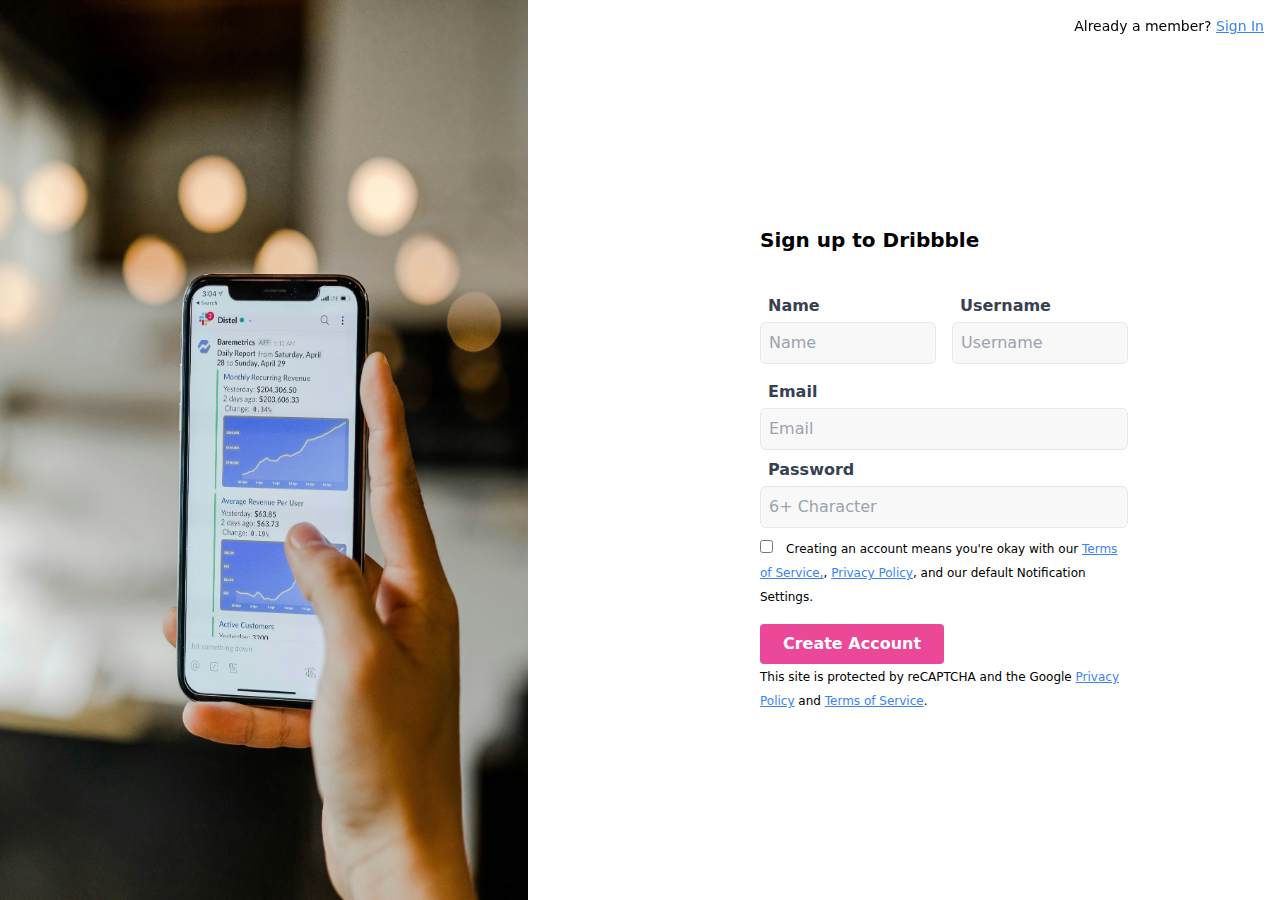
<file: index.html>
<!doctype html>
<html>

<head>
    <meta charset="UTF-8">
    <meta name="viewport" content="width=device-width, initial-scale=1.0">
    <link rel="stylesheet" href="assets/input.css">
    <title>SignUp</title>
    <style>
        .image-container {
            flex: 1 0 100%;
            -o-object-fit: cover;
               object-fit: cover;
        }

        .form-container {
            flex: 1 0 auto;
            display: flex;
            justify-content: center;
            align-items: center;
            margin-top: 3%;
        }

        .form-container .sign-up-container {
            max-width: 400px;
        }

        .input-container {
            display: flex;
            gap: 1rem;
        }

        .input-container input {
            flex: 1;
            background-color: rgb(248, 248, 248);
        }

        .input-container label {
            width: 30%;
        }

        .input-container .email,
        .input-container .password {
            width: 48%;
        }

        .error-message {
            color: red;
            font-size: 0.75rem;
            margin-top: 0.25rem;
            display: none;
        }


        .error-image {
            width: 1rem;
            height: 1rem;
            margin-right: 0.5rem;
        }

        #signup-form,
        h2 {
            padding-left: 1rem;
            padding-right: 1rem;
        }

        @media (max-width: 639px) {
            .flex-row {
                flex-direction: column;
            }

            .image-container {
                flex: 1 0 100%;
            }

            .form-container {
                width: 100%;
                margin-top: 0;
            }

            .error-container {
                position: relative;
                margin-top: 1rem;
                padding: 0;
            }

            .error-message {
                position: absolute;
                top: 100%;
                left: 0;
                width: 100%;
                color: red;
                font-size: 0.75rem;
                text-align: left;
                margin: 0;
                --tw-translate-x: 20px;
            }

        }

        @media (min-width: 640px) {
            .image-container {
                flex: 1 0 50%;
            }

            #signup-form {
                padding-left: 1rem;
                padding-right: 1rem;
                margin-top: 10px;
            }

            .error-container {
                position: relative;
                margin-top: 1rem;
                padding: 0;
            }

            .error-message {
                position: absolute;
                top: 100%;
                left: 0;
                width: 100%;
                color: red;
                font-size: 0.75rem;
                text-align: left;
                margin: 0;
                --tw-translate-x: 20px;
            }
        }

        @media (min-width: 768px) {
            .image-container {
                flex: 1 0 30%;
                margin-right: 3rem;
            }

            #signup-form {
                padding-left: 1rem;
                padding-right: 1rem;
            }

            .error-container {
                position: relative;
                margin-top: 1rem;
                padding: 0;
            }

            .error-message {
                position: absolute;
                top: 100%;
                left: 0;
                width: 100%;
                color: red;
                font-size: 0.75rem;
                text-align: left;
                margin: 0;
                --tw-translate-x: 20px;
            }
        }

        @media (min-width: 1024px) {
            .image-container {
                flex: 1 0 20%;
                margin-right: 5rem;
            }

            #signup-form {
                padding-left: 1rem;
                padding-right: 1rem;
            }
        }

        input {
            background-color: rgb(248, 248, 248);
        }

        .visible {
            display: inline-block;
        }
    </style>
</head>

<body>

    <div class="flex flex-row flex-wrap">
        <div class="image-container">
            <img src="assets/signup-img.jpg" alt="" class="w-full h-[100vh]" />
        </div>

        <div class="form-container">
            <div class="sign-up-container">
                <h2 class="text-xl font-bold mb-10">Sign up to Dribbble</h2>
                <!-- error-condition -->
                <div class="error-container fixed">
                    <div class="error-message fixed font-semibold -translate-y-[58px] translate-x-[20%]"
                        id="name-error"><span class="text-4xl">.</span> Name is required</div>
                    <div class="error-message fixed font-semibold -translate-y-[58px] translate-x-[20%]"
                        id="username-error"><span class="text-4xl">.</span> Username is required
                    </div>
                    <div class="error-message fixed font-semibold -translate-y-[58px] translate-x-[20%]"
                        id="usernamesame-error"><span class="text-4xl">.</span> Username has already been taken
                    </div>
                    <div class="error-message fixed font-semibold -translate-y-[58px] translate-x-[20%]"
                        id="email-error"><span class="text-4xl">.</span> Please enter a valid
                        email address</div>
                    <div class="error-message fixed font-semibold -translate-y-[58px] translate-x-[20%]"
                        id="password-error"><span class="text-4xl">.</span> Password must be at
                        least 6 characters long</div>
                </div>

                <div class="fixed top-0 right-0 m-4">
                    <p class="text-sm">Already a member? <a href="#" class="text-blue-500 underline">Sign In</a></p>
                </div>
                <!-- Form -->
                <form id="signup-form">
                    <div class="input-container mb-4 flex">
                        <div class="flex-1 w-full md:w-1/2">
                            <div class="flex space-x-2 error-image-container">
                                <img src="assets/error.jpg" alt="" class="w-5 h-5 hidden" id="error-name">
                                <label for="name" class="block text-md font-bold text-gray-700">Name</label>
                            </div>
                            <input type="text" id="name" name="name" placeholder="Name"
                                class="mt-1 p-2 w-full border outline-none rounded-md name" />
                        </div>

                        <div class="flex-1 w-full md:w-1/2">
                            <div class="flex space-x-2 error-image-container">
                                <img src="assets/error.jpg" alt="" class="w-5 h-5 hidden" id="error-username">
                                <label for="username" class="block text-md font-bold text-gray-700">Username</label>
                            </div>
                            <input type="text" id="username" name="username" placeholder="Username"
                                class="mt-1 p-2 w-full border outline-none rounded-md username" />
                        </div>
                    </div>

                    <div class="mb-2 flex-1">
                        <div class="flex space-x-2 error-image-container"><img src="assets/error.jpg" alt=""
                                class="w-5 h-5 hidden" id="error-email"><label for="email"
                                class="block text-md font-bold text-gray-700">Email</label></div>
                        <input type="email" id="email" name="email" placeholder="Email"
                            class="mt-1 p-2 w-full border outline-none rounded-md email" />
                    </div>

                    <div class="mb-2 flex-1">
                        <div class="flex space-x-2 error-image-container"><img src="assets/error.jpg" alt=""
                                class="w-5 h-5 hidden" id="error-password"><label for="password"
                                class="block text-md font-bold text-gray-700">Password</label></div>
                        <input type="password" id="password" name="password" placeholder="6+ Character" minlength="6"
                            class="mt-1 p-2 w-full border outline-none rounded-md password" />

                    </div>

                    <div class="mb-4">
                        <input type="checkbox" id="terms" name="terms" class="mr-2" />
                        <label for="terms" class="text-xs">
                            Creating an account means you're okay with our
                            <a href="/terms-of-service" class="text-blue-500 underline">Terms of Service,</a>,
                            <a href="/privacy-policy" class="text-blue-500 underline">Privacy Policy</a>,
                            and our default Notification Settings.
                        </label>
                    </div>
                    <button type="submit"
                        class="w-[50%] bg-pink-500 font-semibold text-white items-center justify-center py-2 px-4 rounded flex">Create
                        Account</button>

                    <span class="text-xs mt-2 mb-4">
                        This site is protected by reCAPTCHA and the Google
                        <a href="/privacy-policy" class="text-blue-500 underline">Privacy Policy</a>
                        and
                        <a href="/terms-of-service" class="text-blue-500 underline">Terms of Service</a>.
                    </span>
                </form>
            </div>
        </div>
    </div>

    <script>
        const form = document.getElementById('signup-form');
        const nameInput = document.getElementById('name');
        const usernameInput = document.getElementById('username');
        const emailInput = document.getElementById('email');
        const passwordInput = document.getElementById('password');
        const nameError = document.getElementById('name-error');
        const usernameError = document.getElementById('username-error');
        const usernamesameError = document.getElementById('usernamesame-error');
        const emailError = document.getElementById('email-error');
        const passwordError = document.getElementById('password-error');
        const imageNameError = document.getElementById('error-name');
        const imageUsernameError = document.getElementById('error-username');
        const imageEmailError = document.getElementById('error-email');
        const imagePasswordError = document.getElementById('error-password');



        form.addEventListener('submit', function (event) {
            let isValid = true;

            if (!nameInput.value.trim()) {
                displayError('name');
                isValid = false;
            } else if (!usernameInput.value.trim()) {
                displayError('username');
                isValid = false;
            } else if (nameInput.value.trim() === usernameInput.value.trim()) {
                displayNameEqualsUsernameError();
                isValid = false;
            } else if (!isValidEmail(emailInput.value)) {
                displayError('email');
                isValid = false;
            } else if (passwordInput.value.length < 6) {
                displayError('password');
                isValid = false;
            }
            else if (!terms.checked) {
                alert("Please agree to the terms.");
                isValid = false;
            }

            if (isValid) {

                const url = `profile.html?name=${encodeURIComponent(nameInput.value)}&username=${encodeURIComponent(usernameInput.value)}&email=${encodeURIComponent(emailInput.value)}`;

                window.location.href = url;

                event.preventDefault();
            } else {
                event.preventDefault();
            }
        });
        // check name and username should not be same
        function displayNameEqualsUsernameError() {
            nameError.style.display = 'none';
            usernamesameError.style.display = 'block';
            imageUsernameError.style.display = 'block';
            usernameInput.style.backgroundColor = '#ffcccc';
        }

        function displayError(field) {
            switch (field) {
                case 'name':
                    nameError.style.display = 'block';
                    usernameError.style.display = 'none';
                    emailError.style.display = 'none';
                    passwordError.style.display = 'none';
                    imageNameError.style.display = 'block';
                    imageUsernameError.style.display = 'none';
                    imageEmailError.style.display = 'none';
                    imagePasswordError.style.display = 'none';
                    nameInput.style.backgroundColor = '#ffcccc';
                    break;
                case 'username':
                    nameError.style.display = 'none';
                    usernameError.style.display = 'block';
                    emailError.style.display = 'none';
                    passwordError.style.display = 'none';
                    imageNameError.style.display = 'none';
                    imageUsernameError.style.display = 'block';
                    imageEmailError.style.display = 'none';
                    imagePasswordError.style.display = 'none';
                    usernameInput.style.backgroundColor = '#ffcccc';
                    break;
                case 'email':
                    nameError.style.display = 'none';
                    usernameError.style.display = 'none';
                    emailError.style.display = 'block';
                    passwordError.style.display = 'none';
                    imageNameError.style.display = 'none';
                    imageUsernameError.style.display = 'none';
                    imageEmailError.style.display = 'block';
                    imagePasswordError.style.display = 'none';
                    emailInput.style.backgroundColor = '#ffcccc';
                    break;
                case 'password':
                    nameError.style.display = 'none';
                    usernameError.style.display = 'none';
                    emailError.style.display = 'none';
                    passwordError.style.display = 'block';
                    imageNameError.style.display = 'none';
                    imageUsernameError.style.display = 'none';
                    imageEmailError.style.display = 'none';
                    imagePasswordError.style.display = 'block';
                    passwordInput.style.backgroundColor = '#ffcccc';
                    break;
                default:
                    break;
            }
        }

        function isValidEmail(email) {
            const emailRegex = /^[^\s@]+@[^\s@]+\.[^\s@]+$/;
            return emailRegex.test(email);
        }
        nameInput.addEventListener('input', function () {
            nameError.style.display = 'none';
        });

        usernameInput.addEventListener('input', function () {
            usernameError.style.display = 'none';
        });

        emailInput.addEventListener('input', function () {
            emailError.style.display = 'none';
        });

        passwordInput.addEventListener('input', function () {
            passwordError.style.display = 'none';
        });

        // stored email
        emailInput.addEventListener('input', function (event) {

            const email = event.target.value;

            localStorage.setItem('emailData', email);
        });
    </script>
</body>

</html>
</file>
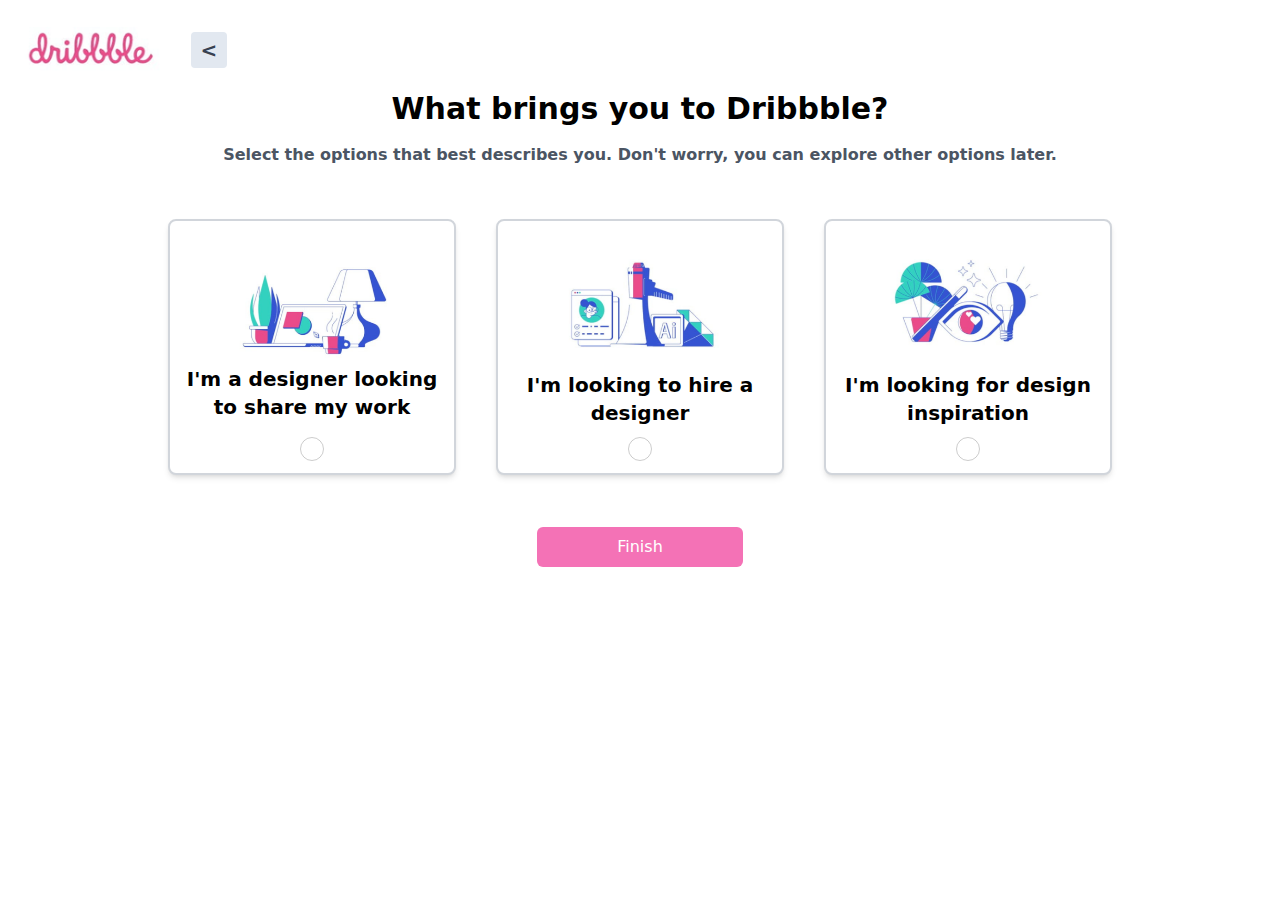
<file: describe.html>
<!DOCTYPE html>
<html lang="en">

<head>
    <meta charset="UTF-8">
    <meta name="viewport" content="width=device-width, initial-scale=1.0">
    <title>Describe</title>
    <link rel="stylesheet" href="assets/input.css">

    <style>
        @media (max-width: 640px) {
            .main-container {
                padding-left: 1rem;
                padding-right: 1rem;

                h1,
                p {
                    display: flex;
                    text-align: center;
                    justify-content: center;
                }

                .main {
                    flex-direction: column;
                    align-items: center;
                }

            }
        }

        .main {
            display: flex;
            flex-wrap: wrap;
            justify-content: space-around;
        }

        input[type="checkbox"]:checked+label span:first-of-type {
            background-color: #ec4899;
            color: #fff;
            background-image: url("data:image/svg+xml,%3C%3Fxml version='1.0' encoding='UTF-8'%3F%3E%3Csvg width='14px' height='10px' viewBox='0 0 14 10' version='1.1' xmlns='http://www.w3.org/2000/svg' xmlns:xlink='http://www.w3.org/1999/xlink'%3E%3C!-- Generator: Sketch 59.1 (86144) - https://sketch.com --%3E%3Ctitle%3Echeck%3C/title%3E%3Cdesc%3ECreated with Sketch.%3C/desc%3E%3Cg id='Page-1' stroke='none' stroke-width='1' fill='none' fill-rule='evenodd'%3E%3Cg id='ios_modification' transform='translate(-27.000000, -191.000000)' fill='%23FFFFFF' fill-rule='nonzero'%3E%3Cg id='Group-Copy' transform='translate(0.000000, 164.000000)'%3E%3Cg id='ic-check-18px' transform='translate(25.000000, 23.000000)'%3E%3Cpolygon id='check' points='6.61 11.89 3.5 8.78 2.44 9.84 6.61 14 15.56 5.05 14.5 4'%3E%3C/polygon%3E%3C/g%3E%3C/g%3E%3C/g%3E%3C/g%3E%3C/svg%3E");
            background-size: 14px 10px;
        }

        .checkbox-inner {
            display: inline-block;
            width: 24px;
            height: 24px;
            border-radius: 50%;
            border: 1px solid rgba(0, 0, 0, 0.2);
            background: transparent no-repeat center;
        }

        .pink-border {
            border-color: #ec4899;
        }
    </style>
</head>

<body>
    <div class="flex">
        <header class="mx-6 my-4">
            <img src="assets/profile-logo.png" alt="" class="w-[100%]">
        </header>
        <button type="button" id="back-button"
            class="w-9 h-9 bg-slate-200 flex items-center justify-center text-xl font-extrabold mt-8 rounded text-gray-700">
            &lt;
        </button>
    </div>


    <div class="flex items-center justify-center mb-5">
        <div class="text-center">
            <h1 class="text-3xl font-bold mb-4">What brings you to Dribbble?</h1>
            <p class="text-gray-600 font-semibold">Select the options that best describes you. Don't worry, you can explore other options later.</p>
        </div>
    </div>

    <!-- describe options -->
    <div class="container mx-auto px-4 py-8 flex justify-center items-center">
        <div class="main grid grid-cols-3 gap-10">
            <div class="relative w-72 h-64 rounded-lg shadow-md p-4 flex flex-col justify-center items-center bg-white border-2 border-gray-300"
                onclick="toggleContent('check-round01', this)">
                <img src="assets/design1.png" alt="" class="max-h-24 mb-1 transition-transform">
                <p class="text-xl font-bold text-center mb-2 transition-transform">I'm a designer looking to share my
                    work</p>
                <p id="message-01"
                    class="hidden text-sm text-gray-500 mt-4 absolute bottom-4 text-center transform transition-transform">
                    With over 7 million shots from the vast community of designers, Dribbble is the leading source for
                    design inspiration.</p>
                <input class="hidden checkbox" type="checkbox" id="check-round01">
                <label class="flex items-center justify-center h-12 w-full cursor-pointer absolute bottom-0 left-0"
                    for="check-round01">
                    <span
                        class="checkbox-inner flex items-center justify-center w-5 h-5 text-transparent border-2 border-gray-300 rounded-full"></span>
                </label>
            </div>

            <div class="relative w-72 h-64 rounded-lg shadow-md p-4 flex flex-col justify-center items-center bg-white border-2 border-gray-300"
                onclick="toggleContent('check-round02', this)">
                <img src="assets/design2.png" alt="" class="max-h-24 mb-4 transition-transform">
                <p class="text-xl font-bold text-center mb-2 transition-transform">I'm looking to hire a designer</p>
                <p id="message-02"
                    class="hidden text-sm text-gray-500 mt-4 absolute bottom-4 text-center  transition-transform">With
                    over 7 million shots from the vast community of designers, Dribbble is the leading source for design
                    inspiration.</p>
                <input class="hidden checkbox" type="checkbox" id="check-round02">
                <label class="flex items-center justify-center h-12 w-full cursor-pointer absolute bottom-0 left-0"
                    for="check-round02">
                    <span
                        class="checkbox-inner flex items-center justify-center w-5 h-5 text-transparent border-2 border-gray-300 rounded-full"></span>
                </label>
            </div>

            <div class="relative w-72 h-64 rounded-lg shadow-md p-4 flex flex-col justify-center items-center bg-white border-2 border-gray-300"
                onclick="toggleContent('check-round03', this)">
                <img src="assets/design3.png" alt="" class="max-h-24 mb-4 transition-transform">
                <p class="text-xl font-bold text-center mb-2 transition-transform">I'm looking for design inspiration
                </p>
                <p id="message-03"
                    class="hidden text-sm text-gray-500 mt-4 absolute bottom-4 text-center transform transition-transform">
                    With over 7 million shots from the vast community of designers, Dribbble is the leading source for
                    design inspiration.</p>
                <input class="hidden checkbox" type="checkbox" id="check-round03">
                <label class="flex items-center justify-center h-12 w-full cursor-pointer absolute bottom-0 left-0"
                    for="check-round03">
                    <span
                        class="checkbox-inner flex items-center justify-center w-5 h-5 text-transparent border-2 border-gray-300 rounded-full"></span>
                </label>
            </div>
        </div>
    </div>
    <!-- Finish Button -->
    <div class="text-center mt-5 flex flex-col items-center relative">
        <p id="press-return-text" class="text-sm font-medium text-black hidden mb-2 absolute bottom-14">Anything else?
            You can select multiple.</p>
        <button id="finishButton" class="px-20 py-2 rounded-md bg-pink-400 text-white" disabled>Finish</button>
        <button id="press-return-button" class="text-sm text-gray-500 hidden">or Press Return</button>
    </div>





    
    <script>
        const backButton = document.getElementById('back-button');
        const checkboxes = document.getElementsByClassName('checkbox');
        const finishButton = document.getElementById('finishButton');
        const pressReturnText = document.getElementById('press-return-text');
        const pressReturnButton = document.getElementById('press-return-button');
        
        document.querySelectorAll('input[type="checkbox"]').forEach(checkbox => {
            checkbox.addEventListener('change', function () {
                this.parentElement.parentElement.classList.toggle('pink-border', this.checked);
                checkFormValidity();
            });
        });

        backButton.addEventListener('click', function () {
            window.location.href = 'profile.html';
        });

        function toggleContent(checkboxId, divElement) {
            var checkbox = document.getElementById(checkboxId);
            var message = document.getElementById("message-" + checkboxId.slice(-2));

            checkbox.checked = !checkbox.checked;

            if (checkbox.checked) {
                divElement.classList.add("border-pink-500");
                divElement.querySelector("img").classList.add("translate-y-[-60%]");
                divElement.querySelector("p").classList.add("translate-y-[-120%]");
                message.classList.remove("hidden");
                message.classList.add("translate-y-[-50%]");
            } else {
                divElement.classList.remove("border-pink-500");
                divElement.querySelector("img").classList.remove("translate-y-[-60%]");
                divElement.querySelector("p").classList.remove("translate-y-[-120%]");
                message.classList.remove("translate-y-[-50%]");
                message.classList.add("hidden");
            }

            checkFormValidity();
        }


        function checkFormValidity() {
            let isValid = false;

            for (let i = 0; i < checkboxes.length; i++) {
                if (checkboxes[i].checked) {
                    isValid = true;
                    break;
                }
            }

            if (isValid) {
                finishButton.disabled = false;
                finishButton.classList.remove('cursor-not-allowed');
                finishButton.classList.remove('bg-pink-400');
                finishButton.classList.add('bg-pink-500');
                pressReturnText.classList.remove('hidden');
                pressReturnButton.classList.remove('hidden');
            } else {
                finishButton.disabled = true;
                finishButton.classList.add('cursor-not-allowed');
                finishButton.classList.add('bg-pink-400');
                finishButton.classList.remove('bg-pink-500');
                pressReturnText.classList.add('hidden');
                pressReturnButton.classList.add('hidden');
            }

            return isValid;
        }

        finishButton.addEventListener('click', function () {
            const isValid = checkFormValidity();
            if (isValid) {
                window.location.href = 'main.html';
            }
        });

        pressReturnButton.addEventListener('click', function () {
            const isValid = checkFormValidity();
            if (isValid) {
                window.location.href = 'profile.html';
            }
        });
        checkFormValidity();

    </script>

</body>

</html>
</file>
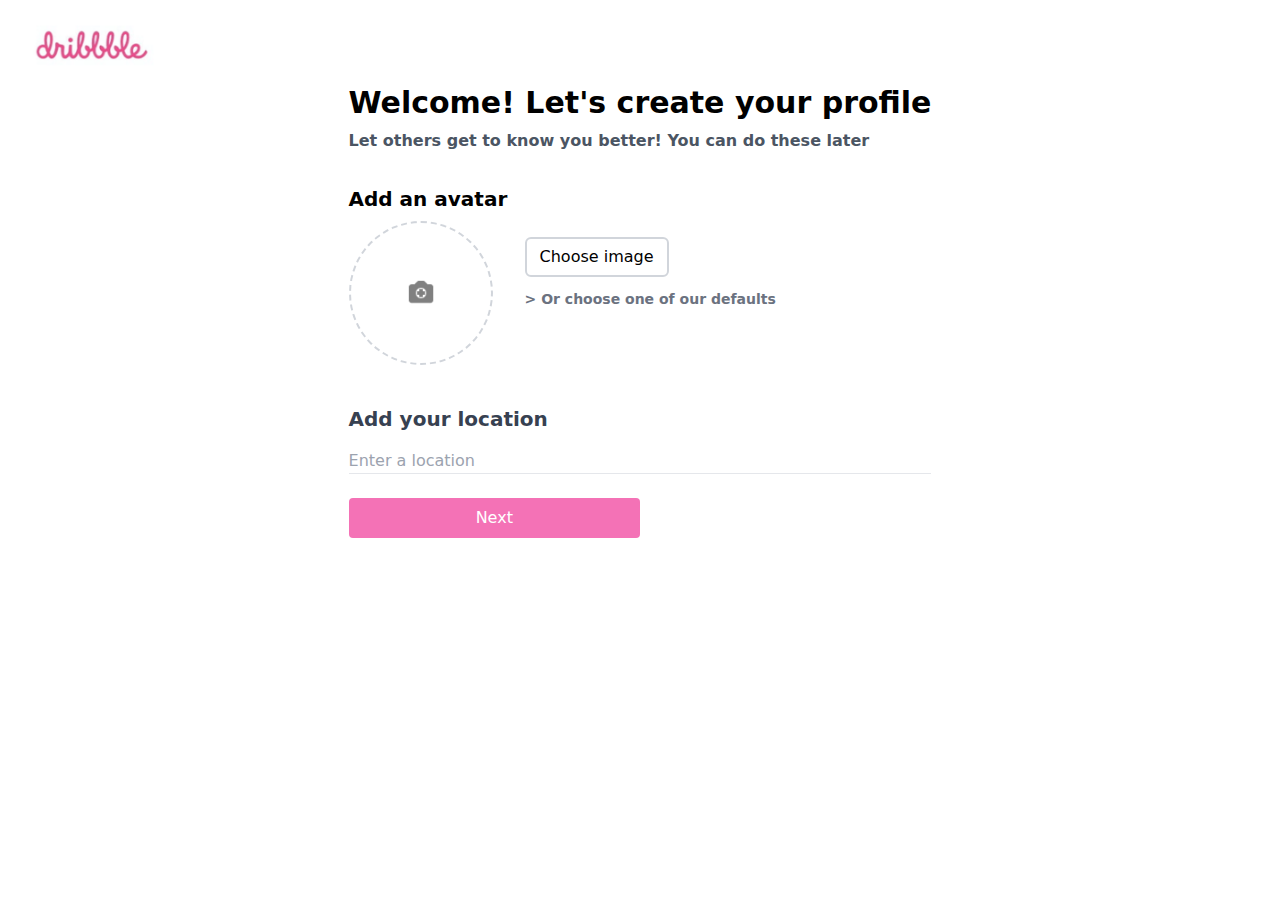
<file: profile.html>
<!DOCTYPE html>
<html lang="en">

<head>
    <meta charset="UTF-8">
    <meta name="viewport" content="width=device-width, initial-scale=1.0">
    <title>Profile</title>
    <link rel="stylesheet" href="assets/input.css">

    <style>
        @media (max-width: 640px) {
            .main-container {
                padding-left: 1rem;
                padding-right: 1rem;

                h1,
                p {
                    text-align: center;
                }
            }
        }
    </style>
</head>

<body>
    <header><img src="assets/profile-logo.png" alt="" class="w-[10%] mx-8 my-4"></header>
    <div class="flex justify-center main-container">
        <div class="relative mb-10">
            <div class="mb-10">
                <h1 class="text-3xl font-bold mb-2">Welcome! Let's create your profile</h1>
                <p class="text-gray-600 font-semibold mb-8">Let others get to know you better! You can do these later</p>
                <!-- image of user -->
                <label class="text-xl font-bold mb-4">Add an avatar</label>
                <div class="flex mt-2">
                    <div id="avatar-preview"
                        class="w-36 h-36 rounded-full border-dashed border-2 border-gray-300 flex justify-center items-center bg-cover bg-center">
                        <img src="assets/user-picture.png" alt="" class="w-1/5 h-1/5" id="default-avatar">
                        <input type="file" id="avatar-input" accept="image/*" class="hidden">
                    </div>
                    <div class="ml-8 mt-4">
                        <div class="flex flex-col ">
                            <label for="avatar-input"
                                class="border-2 rounded-md font-medium h-10 w-36 border-gray-300 mb-3 flex items-center justify-center cursor-pointer">Choose
                                image</label>
                            <div class="default font-semibold text-sm text-gray-500">&gt; Or choose one of our defaults</div>
                        </div>
                    </div>
                </div>
            </div>
            <!-- location input from user-->
            <div class="">
                <label class="block text-sm font-bold text-xl text-gray-700 mb-4">Add your
                    location</label>
                <div class="mb-6"> 
                    <input type='text' name="Enter a location" placeholder='Enter a location'
                        class="w-full outline-none border-b border-grey-600 flex" />
                </div>
                <div>
                    <button type="button" id="next-button"
                        class="w-[50%] bg-pink-400 text-white py-2 px-4 rounded cursor-not-allowed"
                        disabled>Next</button>
                    <button id="press-return-text"
                        class="text-sm text-gray-500 hidden flex w-[50%] items-center justify-center">or Press
                        Return</button>
                </div>
            </div>
        </div>
    </div>

    <script>
        const avatarInput = document.getElementById('avatar-input');
        const avatarPreview = document.getElementById('avatar-preview');
        const defaultAvatar = document.getElementById('default-avatar');
        const locationInput = document.querySelector('input[name="Enter a location"]');
        const nextButton = document.getElementById('next-button');
        const pressReturnText = document.getElementById('press-return-text');

        function checkFormValidity() {
            const isValid = locationInput.value.trim() !== '';

            if (isValid) {
                nextButton.disabled = false;
                nextButton.classList.remove('cursor-not-allowed');
                nextButton.classList.remove('bg-pink-400');
                nextButton.classList.add('bg-pink-500');
                pressReturnText.classList.remove('hidden'); 
            } else {
                nextButton.disabled = true;
                nextButton.classList.add('cursor-not-allowed');
                nextButton.classList.add('bg-pink-400');
                nextButton.classList.remove('bg-pink-500');
                pressReturnText.classList.add('hidden');
            }

            return isValid;
        }

        avatarInput.addEventListener('change', function (event) {
            if (event.target.files && event.target.files[0]) {
                const reader = new FileReader();
                reader.onload = function (e) {
                    avatarPreview.style.backgroundImage = `url(${e.target.result})`;
                    defaultAvatar.style.display = 'none';
                    checkFormValidity();
                    localStorage.setItem('avatarData', e.target.result);
                }
                reader.readAsDataURL(event.target.files[0]);
            }
        });

        locationInput.addEventListener('input', checkFormValidity);

        pressReturnText.addEventListener('click', function () {
            const isValid = checkFormValidity();
            if (isValid) {
                window.location.href = 'index.html'; 
            }
        });

        nextButton.addEventListener('click', function () {
            const isValid = checkFormValidity();
            if (isValid) {
                window.location.href = 'describe.html'; 
            }
        });


    </script>
</body>

</html>
</file>
<file: assets/input.css>
*,:before,:after{box-sizing:border-box;border-width:0;border-style:solid;border-color:#e5e7eb}:before,:after{--tw-content: ""}html,:host{line-height:1.5;-webkit-text-size-adjust:100%;-moz-tab-size:4;-o-tab-size:4;tab-size:4;font-family:ui-sans-serif,system-ui,sans-serif,"Apple Color Emoji","Segoe UI Emoji",Segoe UI Symbol,"Noto Color Emoji";font-feature-settings:normal;font-variation-settings:normal;-webkit-tap-highlight-color:transparent}body{margin:0;line-height:inherit}hr{height:0;color:inherit;border-top-width:1px}abbr:where([title]){-webkit-text-decoration:underline dotted;text-decoration:underline dotted}h1,h2,h3,h4,h5,h6{font-size:inherit;font-weight:inherit}a{color:inherit;text-decoration:inherit}b,strong{font-weight:bolder}code,kbd,samp,pre{font-family:ui-monospace,SFMono-Regular,Menlo,Monaco,Consolas,Liberation Mono,Courier New,monospace;font-feature-settings:normal;font-variation-settings:normal;font-size:1em}small{font-size:80%}sub,sup{font-size:75%;line-height:0;position:relative;vertical-align:baseline}sub{bottom:-.25em}sup{top:-.5em}table{text-indent:0;border-color:inherit;border-collapse:collapse}button,input,optgroup,select,textarea{font-family:inherit;font-feature-settings:inherit;font-variation-settings:inherit;font-size:100%;font-weight:inherit;line-height:inherit;letter-spacing:inherit;color:inherit;margin:0;padding:0}button,select{text-transform:none}button,input:where([type=button]),input:where([type=reset]),input:where([type=submit]){-webkit-appearance:button;background-color:transparent;background-image:none}:-moz-focusring{outline:auto}:-moz-ui-invalid{box-shadow:none}progress{vertical-align:baseline}::-webkit-inner-spin-button,::-webkit-outer-spin-button{height:auto}[type=search]{-webkit-appearance:textfield;outline-offset:-2px}::-webkit-search-decoration{-webkit-appearance:none}::-webkit-file-upload-button{-webkit-appearance:button;font:inherit}summary{display:list-item}blockquote,dl,dd,h1,h2,h3,h4,h5,h6,hr,figure,p,pre{margin:0}fieldset{margin:0;padding:0}legend{padding:0}ol,ul,menu{list-style:none;margin:0;padding:0}dialog{padding:0}textarea{resize:vertical}input::-moz-placeholder,textarea::-moz-placeholder{opacity:1;color:#9ca3af}input::placeholder,textarea::placeholder{opacity:1;color:#9ca3af}button,[role=button]{cursor:pointer}:disabled{cursor:default}img,svg,video,canvas,audio,iframe,embed,object{display:block;vertical-align:middle}img,video{max-width:100%;height:auto}[hidden]{display:none}*,:before,:after{--tw-border-spacing-x: 0;--tw-border-spacing-y: 0;--tw-translate-x: 0;--tw-translate-y: 0;--tw-rotate: 0;--tw-skew-x: 0;--tw-skew-y: 0;--tw-scale-x: 1;--tw-scale-y: 1;--tw-pan-x: ;--tw-pan-y: ;--tw-pinch-zoom: ;--tw-scroll-snap-strictness: proximity;--tw-gradient-from-position: ;--tw-gradient-via-position: ;--tw-gradient-to-position: ;--tw-ordinal: ;--tw-slashed-zero: ;--tw-numeric-figure: ;--tw-numeric-spacing: ;--tw-numeric-fraction: ;--tw-ring-inset: ;--tw-ring-offset-width: 0px;--tw-ring-offset-color: #fff;--tw-ring-color: rgb(59 130 246 / .5);--tw-ring-offset-shadow: 0 0 #0000;--tw-ring-shadow: 0 0 #0000;--tw-shadow: 0 0 #0000;--tw-shadow-colored: 0 0 #0000;--tw-blur: ;--tw-brightness: ;--tw-contrast: ;--tw-grayscale: ;--tw-hue-rotate: ;--tw-invert: ;--tw-saturate: ;--tw-sepia: ;--tw-drop-shadow: ;--tw-backdrop-blur: ;--tw-backdrop-brightness: ;--tw-backdrop-contrast: ;--tw-backdrop-grayscale: ;--tw-backdrop-hue-rotate: ;--tw-backdrop-invert: ;--tw-backdrop-opacity: ;--tw-backdrop-saturate: ;--tw-backdrop-sepia: ;--tw-contain-size: ;--tw-contain-layout: ;--tw-contain-paint: ;--tw-contain-style: }::backdrop{--tw-border-spacing-x: 0;--tw-border-spacing-y: 0;--tw-translate-x: 0;--tw-translate-y: 0;--tw-rotate: 0;--tw-skew-x: 0;--tw-skew-y: 0;--tw-scale-x: 1;--tw-scale-y: 1;--tw-pan-x: ;--tw-pan-y: ;--tw-pinch-zoom: ;--tw-scroll-snap-strictness: proximity;--tw-gradient-from-position: ;--tw-gradient-via-position: ;--tw-gradient-to-position: ;--tw-ordinal: ;--tw-slashed-zero: ;--tw-numeric-figure: ;--tw-numeric-spacing: ;--tw-numeric-fraction: ;--tw-ring-inset: ;--tw-ring-offset-width: 0px;--tw-ring-offset-color: #fff;--tw-ring-color: rgb(59 130 246 / .5);--tw-ring-offset-shadow: 0 0 #0000;--tw-ring-shadow: 0 0 #0000;--tw-shadow: 0 0 #0000;--tw-shadow-colored: 0 0 #0000;--tw-blur: ;--tw-brightness: ;--tw-contrast: ;--tw-grayscale: ;--tw-hue-rotate: ;--tw-invert: ;--tw-saturate: ;--tw-sepia: ;--tw-drop-shadow: ;--tw-backdrop-blur: ;--tw-backdrop-brightness: ;--tw-backdrop-contrast: ;--tw-backdrop-grayscale: ;--tw-backdrop-hue-rotate: ;--tw-backdrop-invert: ;--tw-backdrop-opacity: ;--tw-backdrop-saturate: ;--tw-backdrop-sepia: ;--tw-contain-size: ;--tw-contain-layout: ;--tw-contain-paint: ;--tw-contain-style: }.container{width:100%}@media (min-width: 640px){.container{max-width:640px}}@media (min-width: 768px){.container{max-width:768px}}@media (min-width: 1024px){.container{max-width:1024px}}@media (min-width: 1280px){.container{max-width:1280px}}@media (min-width: 1536px){.container{max-width:1536px}}.visible{visibility:visible}.fixed{position:fixed}.absolute{position:absolute}.relative{position:relative}.bottom-0{bottom:0}.bottom-10{bottom:2.5rem}.bottom-14{bottom:3.5rem}.bottom-32{bottom:8rem}.bottom-4{bottom:1rem}.left-0{left:0}.left-3{left:.75rem}.right-0{right:0}.top-0{top:0}.m-4{margin:1rem}.mx-6{margin-left:1.5rem;margin-right:1.5rem}.mx-8{margin-left:2rem;margin-right:2rem}.mx-auto{margin-left:auto;margin-right:auto}.my-4{margin-top:1rem;margin-bottom:1rem}.mb-1{margin-bottom:.25rem}.mb-10{margin-bottom:2.5rem}.mb-2{margin-bottom:.5rem}.mb-20{margin-bottom:5rem}.mb-24{margin-bottom:6rem}.mb-3{margin-bottom:.75rem}.mb-32{margin-bottom:8rem}.mb-4{margin-bottom:1rem}.mb-5{margin-bottom:1.25rem}.mb-6{margin-bottom:1.5rem}.mb-8{margin-bottom:2rem}.ml-2{margin-left:.5rem}.ml-8{margin-left:2rem}.ml-auto{margin-left:auto}.mr-2{margin-right:.5rem}.mt-1{margin-top:.25rem}.mt-16{margin-top:4rem}.mt-2{margin-top:.5rem}.mt-3{margin-top:.75rem}.mt-4{margin-top:1rem}.mt-5{margin-top:1.25rem}.mt-8{margin-top:2rem}.block{display:block}.flex{display:flex}.inline-flex{display:inline-flex}.grid{display:grid}.inline-grid{display:inline-grid}.hidden{display:none}.h-1\/5{height:20%}.h-10{height:2.5rem}.h-12{height:3rem}.h-14{height:3.5rem}.h-36{height:9rem}.h-5{height:1.25rem}.h-64{height:16rem}.h-8{height:2rem}.h-9{height:2.25rem}.h-\[100vh\]{height:100vh}.h-full{height:100%}.max-h-24{max-height:6rem}.w-1\/5{width:20%}.w-10{width:2.5rem}.w-32{width:8rem}.w-36{width:9rem}.w-5{width:1.25rem}.w-72{width:18rem}.w-8{width:2rem}.w-9{width:2.25rem}.w-\[10\%\]{width:10%}.w-\[100\%\]{width:100%}.w-\[50\%\]{width:50%}.w-full{width:100%}.max-w-2xl{max-width:42rem}.flex-1{flex:1 1 0%}.grow{flex-grow:1}.-translate-y-\[58px\]{--tw-translate-y: -58px;transform:translate(var(--tw-translate-x),var(--tw-translate-y)) rotate(var(--tw-rotate)) skew(var(--tw-skew-x)) skewY(var(--tw-skew-y)) scaleX(var(--tw-scale-x)) scaleY(var(--tw-scale-y))}.translate-x-\[20\%\]{--tw-translate-x: 20%;transform:translate(var(--tw-translate-x),var(--tw-translate-y)) rotate(var(--tw-rotate)) skew(var(--tw-skew-x)) skewY(var(--tw-skew-y)) scaleX(var(--tw-scale-x)) scaleY(var(--tw-scale-y))}.translate-y-\[-120\%\]{--tw-translate-y: -120%;transform:translate(var(--tw-translate-x),var(--tw-translate-y)) rotate(var(--tw-rotate)) skew(var(--tw-skew-x)) skewY(var(--tw-skew-y)) scaleX(var(--tw-scale-x)) scaleY(var(--tw-scale-y))}.translate-y-\[-50\%\]{--tw-translate-y: -50%;transform:translate(var(--tw-translate-x),var(--tw-translate-y)) rotate(var(--tw-rotate)) skew(var(--tw-skew-x)) skewY(var(--tw-skew-y)) scaleX(var(--tw-scale-x)) scaleY(var(--tw-scale-y))}.translate-y-\[-60\%\]{--tw-translate-y: -60%;transform:translate(var(--tw-translate-x),var(--tw-translate-y)) rotate(var(--tw-rotate)) skew(var(--tw-skew-x)) skewY(var(--tw-skew-y)) scaleX(var(--tw-scale-x)) scaleY(var(--tw-scale-y))}.transform{transform:translate(var(--tw-translate-x),var(--tw-translate-y)) rotate(var(--tw-rotate)) skew(var(--tw-skew-x)) skewY(var(--tw-skew-y)) scaleX(var(--tw-scale-x)) scaleY(var(--tw-scale-y))}.cursor-not-allowed{cursor:not-allowed}.cursor-pointer{cursor:pointer}.grid-cols-1{grid-template-columns:repeat(1,minmax(0,1fr))}.grid-cols-3{grid-template-columns:repeat(3,minmax(0,1fr))}.grid-cols-6{grid-template-columns:repeat(6,minmax(0,1fr))}.flex-row{flex-direction:row}.flex-col{flex-direction:column}.flex-wrap{flex-wrap:wrap}.items-center{align-items:center}.justify-end{justify-content:flex-end}.justify-center{justify-content:center}.justify-between{justify-content:space-between}.gap-1{gap:.25rem}.gap-10{gap:2.5rem}.space-x-2>:not([hidden])~:not([hidden]){--tw-space-x-reverse: 0;margin-right:calc(.5rem * var(--tw-space-x-reverse));margin-left:calc(.5rem * calc(1 - var(--tw-space-x-reverse)))}.space-x-4>:not([hidden])~:not([hidden]){--tw-space-x-reverse: 0;margin-right:calc(1rem * var(--tw-space-x-reverse));margin-left:calc(1rem * calc(1 - var(--tw-space-x-reverse)))}.space-x-6>:not([hidden])~:not([hidden]){--tw-space-x-reverse: 0;margin-right:calc(1.5rem * var(--tw-space-x-reverse));margin-left:calc(1.5rem * calc(1 - var(--tw-space-x-reverse)))}.space-y-2>:not([hidden])~:not([hidden]){--tw-space-y-reverse: 0;margin-top:calc(.5rem * calc(1 - var(--tw-space-y-reverse)));margin-bottom:calc(.5rem * var(--tw-space-y-reverse))}.space-y-4>:not([hidden])~:not([hidden]){--tw-space-y-reverse: 0;margin-top:calc(1rem * calc(1 - var(--tw-space-y-reverse)));margin-bottom:calc(1rem * var(--tw-space-y-reverse))}.overflow-hidden{overflow:hidden}.rounded{border-radius:.25rem}.rounded-full{border-radius:9999px}.rounded-lg{border-radius:.5rem}.rounded-md{border-radius:.375rem}.border{border-width:1px}.border-2{border-width:2px}.border-b{border-bottom-width:1px}.border-dashed{border-style:dashed}.border-gray-300{--tw-border-opacity: 1;border-color:rgb(209 213 219 / var(--tw-border-opacity))}.border-pink-500{--tw-border-opacity: 1;border-color:rgb(236 72 153 / var(--tw-border-opacity))}.bg-gray-100{--tw-bg-opacity: 1;background-color:rgb(243 244 246 / var(--tw-bg-opacity))}.bg-pink-400{--tw-bg-opacity: 1;background-color:rgb(244 114 182 / var(--tw-bg-opacity))}.bg-pink-500{--tw-bg-opacity: 1;background-color:rgb(236 72 153 / var(--tw-bg-opacity))}.bg-slate-200{--tw-bg-opacity: 1;background-color:rgb(226 232 240 / var(--tw-bg-opacity))}.bg-white{--tw-bg-opacity: 1;background-color:rgb(255 255 255 / var(--tw-bg-opacity))}.bg-cover{background-size:cover}.bg-center{background-position:center}.object-cover{-o-object-fit:cover;object-fit:cover}.p-2{padding:.5rem}.p-4{padding:1rem}.px-10{padding-left:2.5rem;padding-right:2.5rem}.px-20{padding-left:5rem;padding-right:5rem}.px-3{padding-left:.75rem;padding-right:.75rem}.px-4{padding-left:1rem;padding-right:1rem}.py-10{padding-top:2.5rem;padding-bottom:2.5rem}.py-2{padding-top:.5rem;padding-bottom:.5rem}.py-3{padding-top:.75rem;padding-bottom:.75rem}.py-8{padding-top:2rem;padding-bottom:2rem}.pl-10{padding-left:2.5rem}.text-center{text-align:center}.text-3xl{font-size:1.875rem;line-height:2.25rem}.text-4xl{font-size:2.25rem;line-height:2.5rem}.text-lg{font-size:1.125rem;line-height:1.75rem}.text-sm{font-size:.875rem;line-height:1.25rem}.text-xl{font-size:1.25rem;line-height:1.75rem}.text-xs{font-size:.75rem;line-height:1rem}.font-bold{font-weight:700}.font-extrabold{font-weight:800}.font-medium{font-weight:500}.font-semibold{font-weight:600}.text-black{--tw-text-opacity: 1;color:rgb(0 0 0 / var(--tw-text-opacity))}.text-blue-500{--tw-text-opacity: 1;color:rgb(59 130 246 / var(--tw-text-opacity))}.text-gray-500{--tw-text-opacity: 1;color:rgb(107 114 128 / var(--tw-text-opacity))}.text-gray-600{--tw-text-opacity: 1;color:rgb(75 85 99 / var(--tw-text-opacity))}.text-gray-700{--tw-text-opacity: 1;color:rgb(55 65 81 / var(--tw-text-opacity))}.text-pink-600{--tw-text-opacity: 1;color:rgb(219 39 119 / var(--tw-text-opacity))}.text-transparent{color:transparent}.text-white{--tw-text-opacity: 1;color:rgb(255 255 255 / var(--tw-text-opacity))}.underline{text-decoration-line:underline}.mix-blend-multiply{mix-blend-mode:multiply}.shadow-md{--tw-shadow: 0 4px 6px -1px rgb(0 0 0 / .1), 0 2px 4px -2px rgb(0 0 0 / .1);--tw-shadow-colored: 0 4px 6px -1px var(--tw-shadow-color), 0 2px 4px -2px var(--tw-shadow-color);box-shadow:var(--tw-ring-offset-shadow, 0 0 #0000),var(--tw-ring-shadow, 0 0 #0000),var(--tw-shadow)}.outline-none{outline:2px solid transparent;outline-offset:2px}.filter{filter:var(--tw-blur) var(--tw-brightness) var(--tw-contrast) var(--tw-grayscale) var(--tw-hue-rotate) var(--tw-invert) var(--tw-saturate) var(--tw-sepia) var(--tw-drop-shadow)}.transition-transform{transition-property:transform;transition-timing-function:cubic-bezier(.4,0,.2,1);transition-duration:.15s}.focus\:outline-none:focus{outline:2px solid transparent;outline-offset:2px}@media (min-width: 768px){.md\:w-1\/2{width:50%}}
</file>
